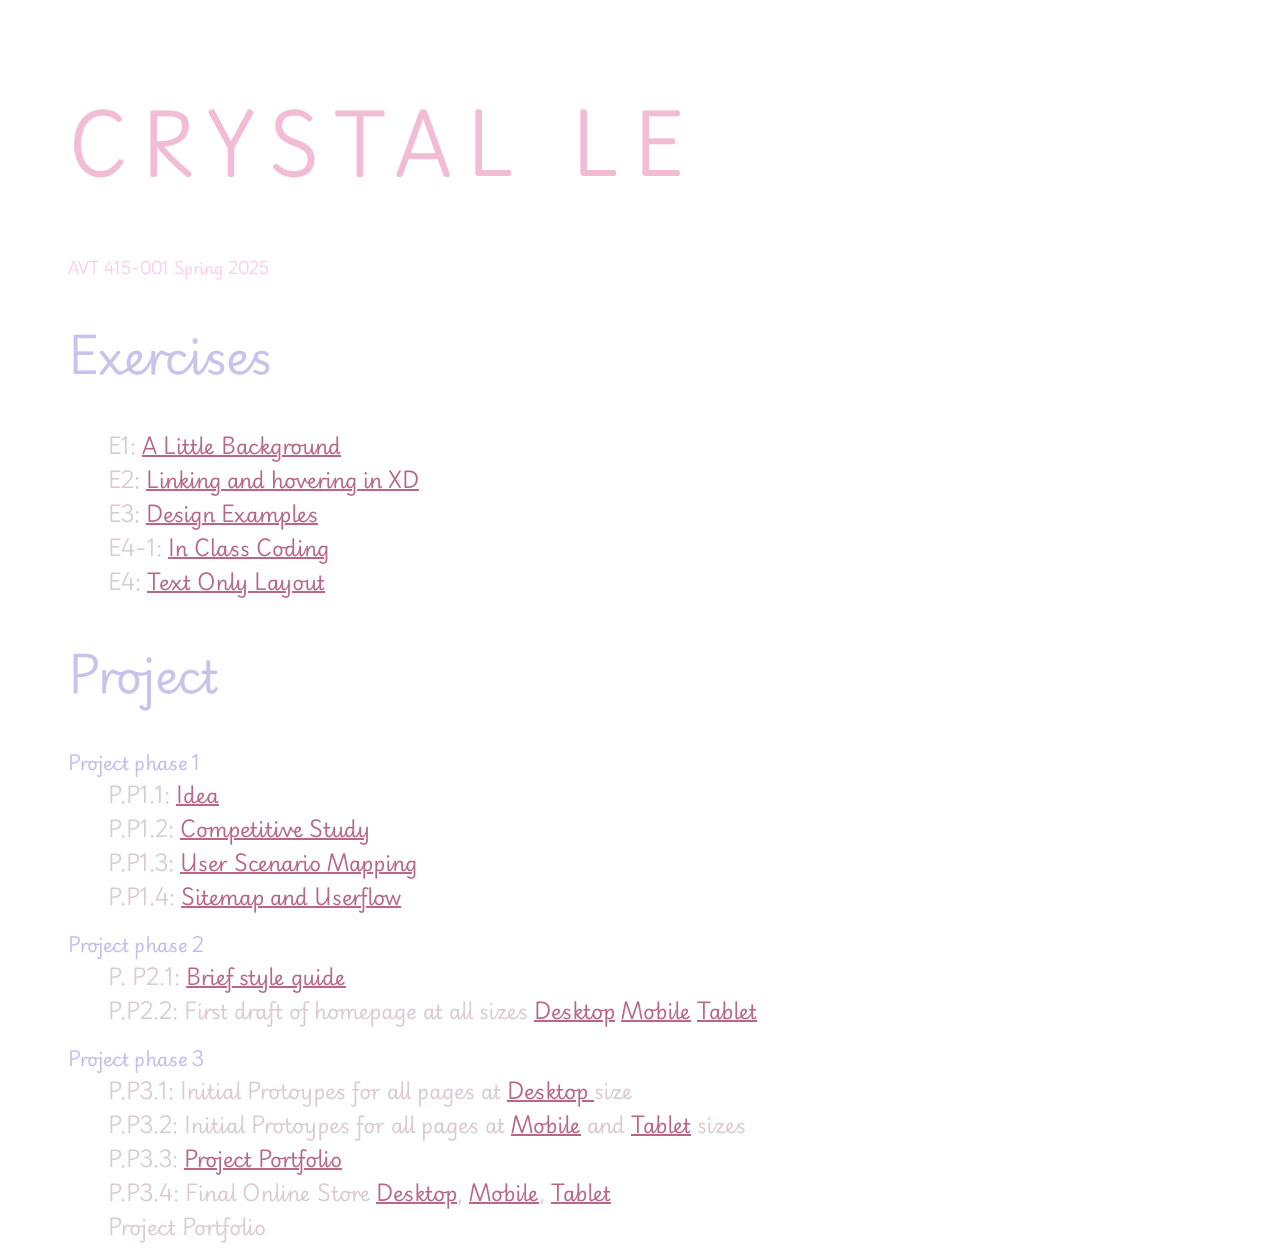
<file: index.html>
<!doctype html>
<html>
<head>
<meta charset="UTF-8">
<title>Course work of Crystal Le</title>
<link href="css/style.css" rel="stylesheet" type="text/css">
<link href="https://fonts.googleapis.com/css2?family=Playwrite+GB+S&display=swap" rel="stylesheet">
<link href="https://fonts.googleapis.com/css2?family=Ribeye+Marrow&display=swap" rel="stylesheet">
</head>

<body>
	
<video autoplay loop muted playsinline id="background-video">
  <source src="images/background.mp4" type="video/mp4">
</video>
	
<h1>Crystal Le</h1>
	<h4>AVT 415-001 Spring 2025</h4>
		<div class="column"><h2>Exercises</h2>
			<dd>E1: <a href="https://www.figma.com/proto/XTREC7y1cCtEirrPvHrsqs/E1%3A-A-little-backgroundE1%3A-A-little-background?node-id=1-2&p=f&t=vUl1Sm7WVHCpa0Y7-0&scaling=scale-down&content-scaling=fixed&page-id=0%3A1">A Little Background</a></dd>
			<dd>E2: <a href="https://www.figma.com/proto/bcAzg9lX27ZmLaEEKcz3z1/E2---Linking-%26-Hovering?node-id=0-3&p=f&t=H2mdo488LDE7nU8b-0&scaling=scale-down&content-scaling=fixed&page-id=0%3A1&starting-point-node-id=0%3A3">Linking and hovering in XD</a></dd>
			<dd>E3: <a href="https://www.figma.com/proto/yE9I5COZDOcNlw2QoGDGiF/E3%3A-Design-Examples?node-id=1-6&p=f&t=37k5Y80sppGGoIeR-0&scaling=min-zoom&content-scaling=fixed&page-id=0%3A1">Design Examples</a></dd>
			<dd>E4-1: <a
			href="e4-1/index.html">In Class Coding</a></dd>
			<dd>E4: <a
			href="e4/index.html">Text Only Layout</a></dd>
		</div>

	<div class="column">
		<h2>Project</h2>
			<dl>
				<dt>Project phase 1</dt>
				<dd>P.P1.1: <a href="p1.1/index.html">Idea</a></dd>
				<dd>P.P1.2: <a href="https://www.figma.com/proto/bXAWGKhCb3iQ7hrEeTRrXB/Competitive-Study?node-id=1-2&t=3PGEbld0L821dQzy-0&scaling=min-zoom&content-scaling=fixed&page-id=0%3A1">Competitive Study</a></dd>
				<dd>P.P1.3: <a href="p1.3/index.html">User Scenario Mapping</a>
				</dd>
				<dd>P.P1.4: <a href="https://www.figma.com/proto/2g5znmR6LavCCAx835UJNP/p.p1.p4?node-id=1-2&p=f&t=zhdl5NueJt1vGqS3-0&scaling=contain&content-scaling=fixed&page-id=0%3A1">Sitemap and Userflow</a> </dd>
			</dl>
			<dl>
				<dt>Project phase 2</dt>
				<dd>P. P2.1: <a href="">Brief style guide</a></dd>
				<dd>P.P2.2: First draft of homepage at all sizes <a href="">Desktop</a> <a href=""> Mobile</a> <a href=""> Tablet</a> </dd>
			</dl>
			<dl>
				<dt>Project phase 3</dt>
			<dd>P.P3.1: Initial Protoypes for all pages at <a href="">Desktop </a>size </dd>
			<dd>P.P3.2: Initial Protoypes for all pages at <a href="">Mobile</a> and <a href="">Tablet</a> sizes</dd>
				<dd>P.P3.3: <a href="">Project Portfolio</a></dd>
			<dd>P.P3.4: Final Online Store <a href="">Desktop</a>, <a href=""> Mobile</a>, <a href=""> Tablet</a></dd>
				<dd>Project Portfolio</dd>
			</dl>
	</div>
</body>
</html>
</file>
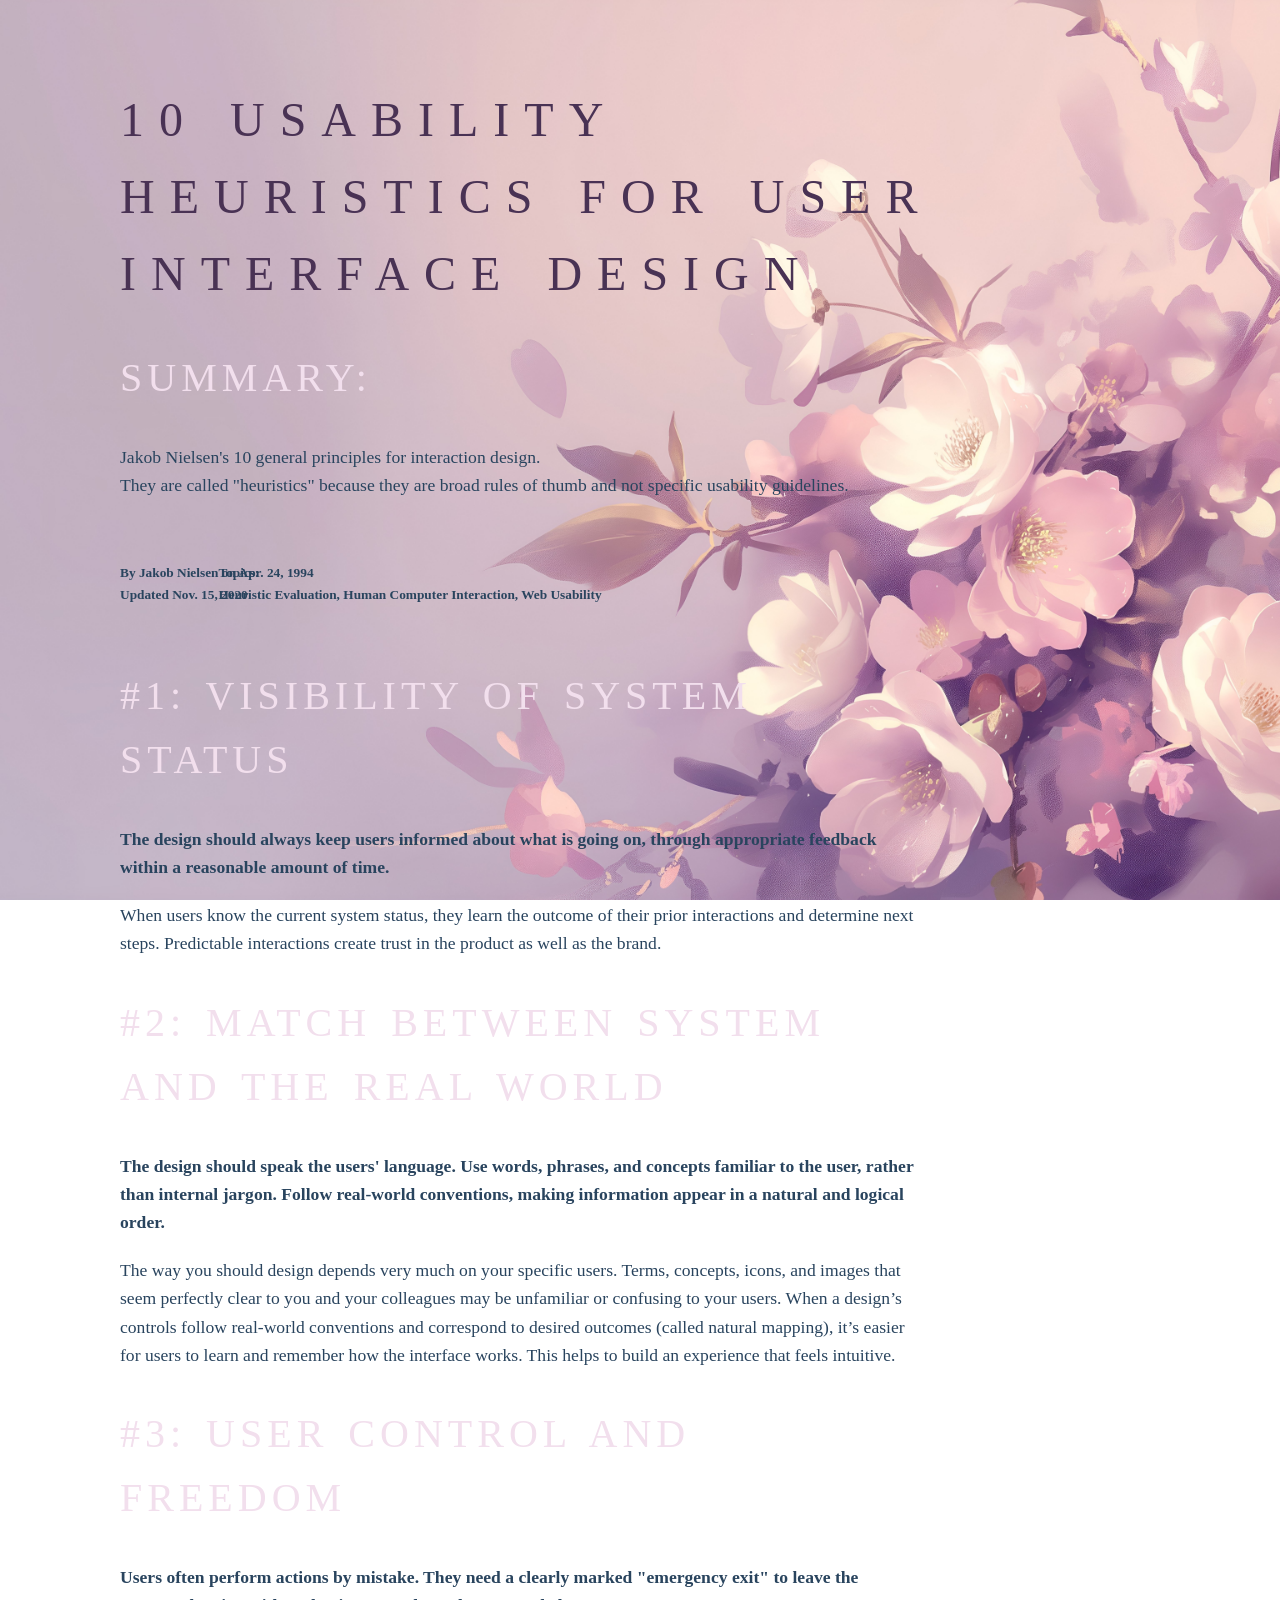
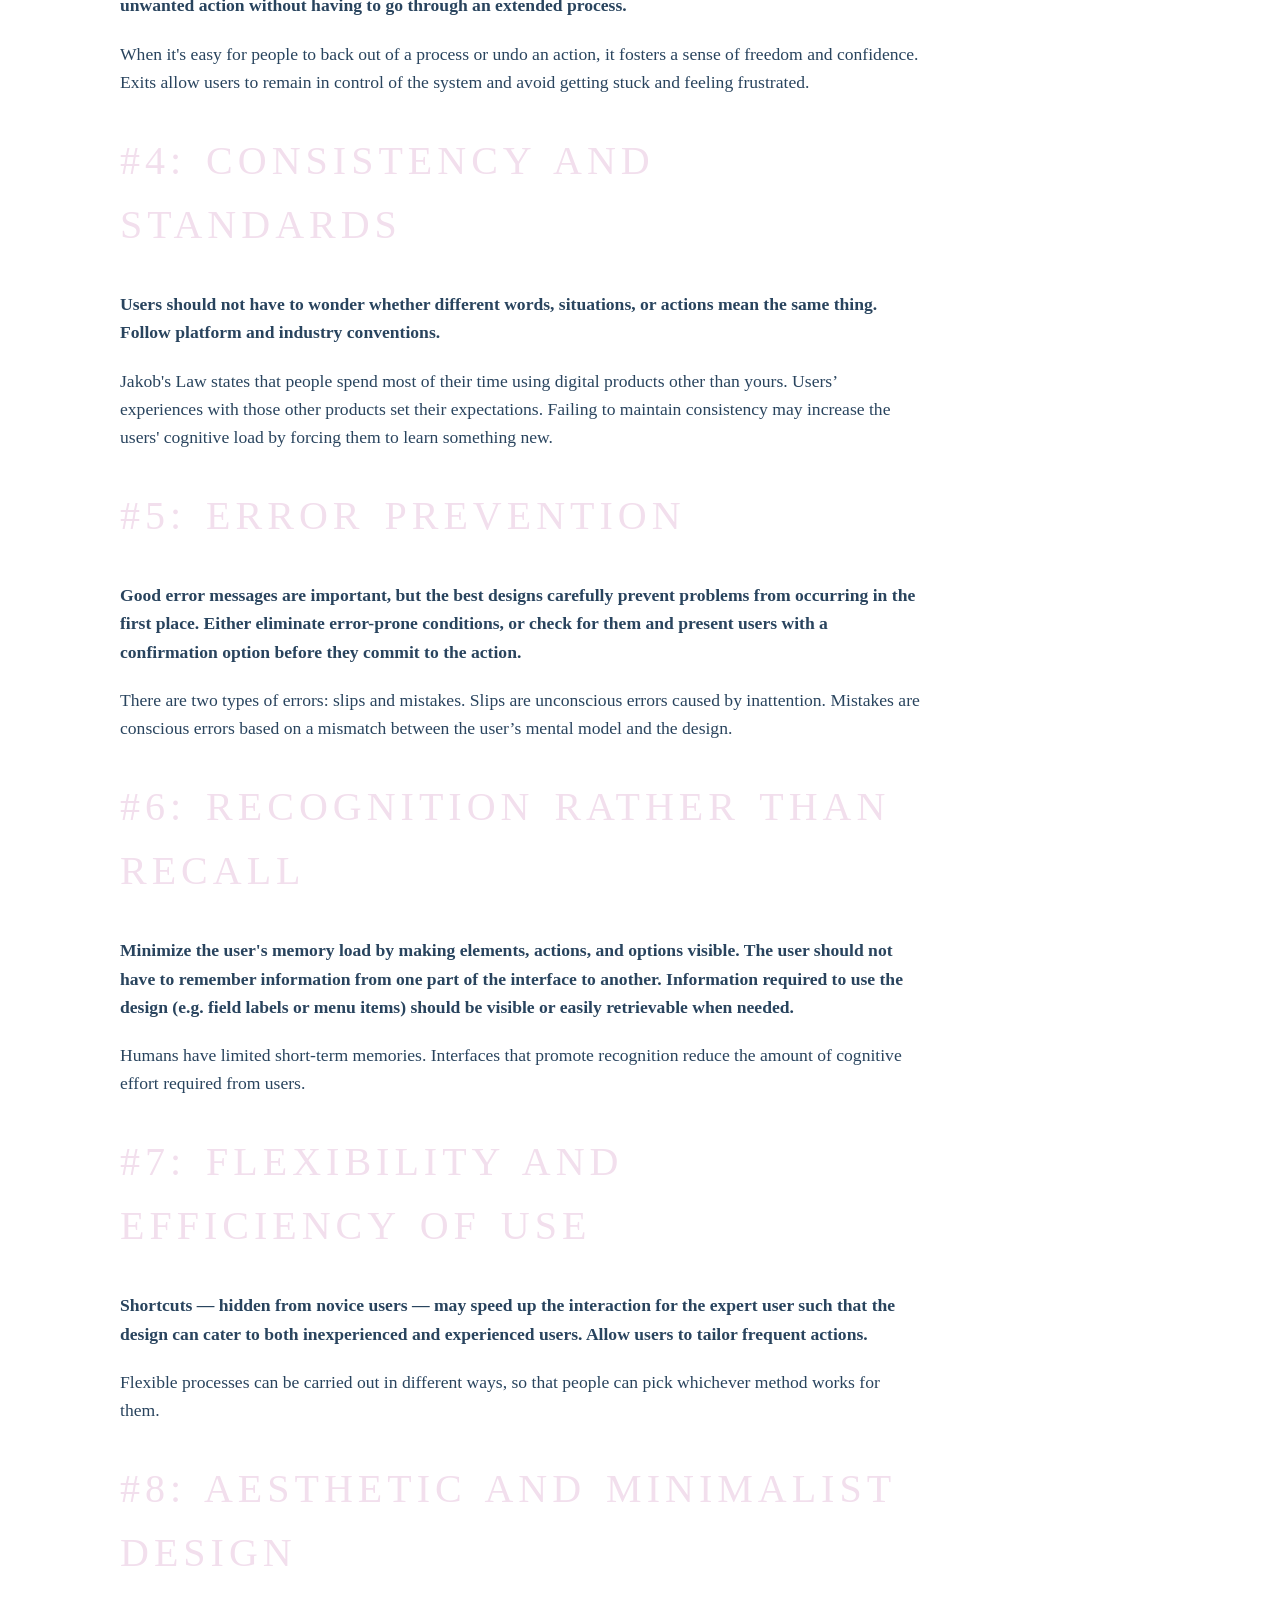
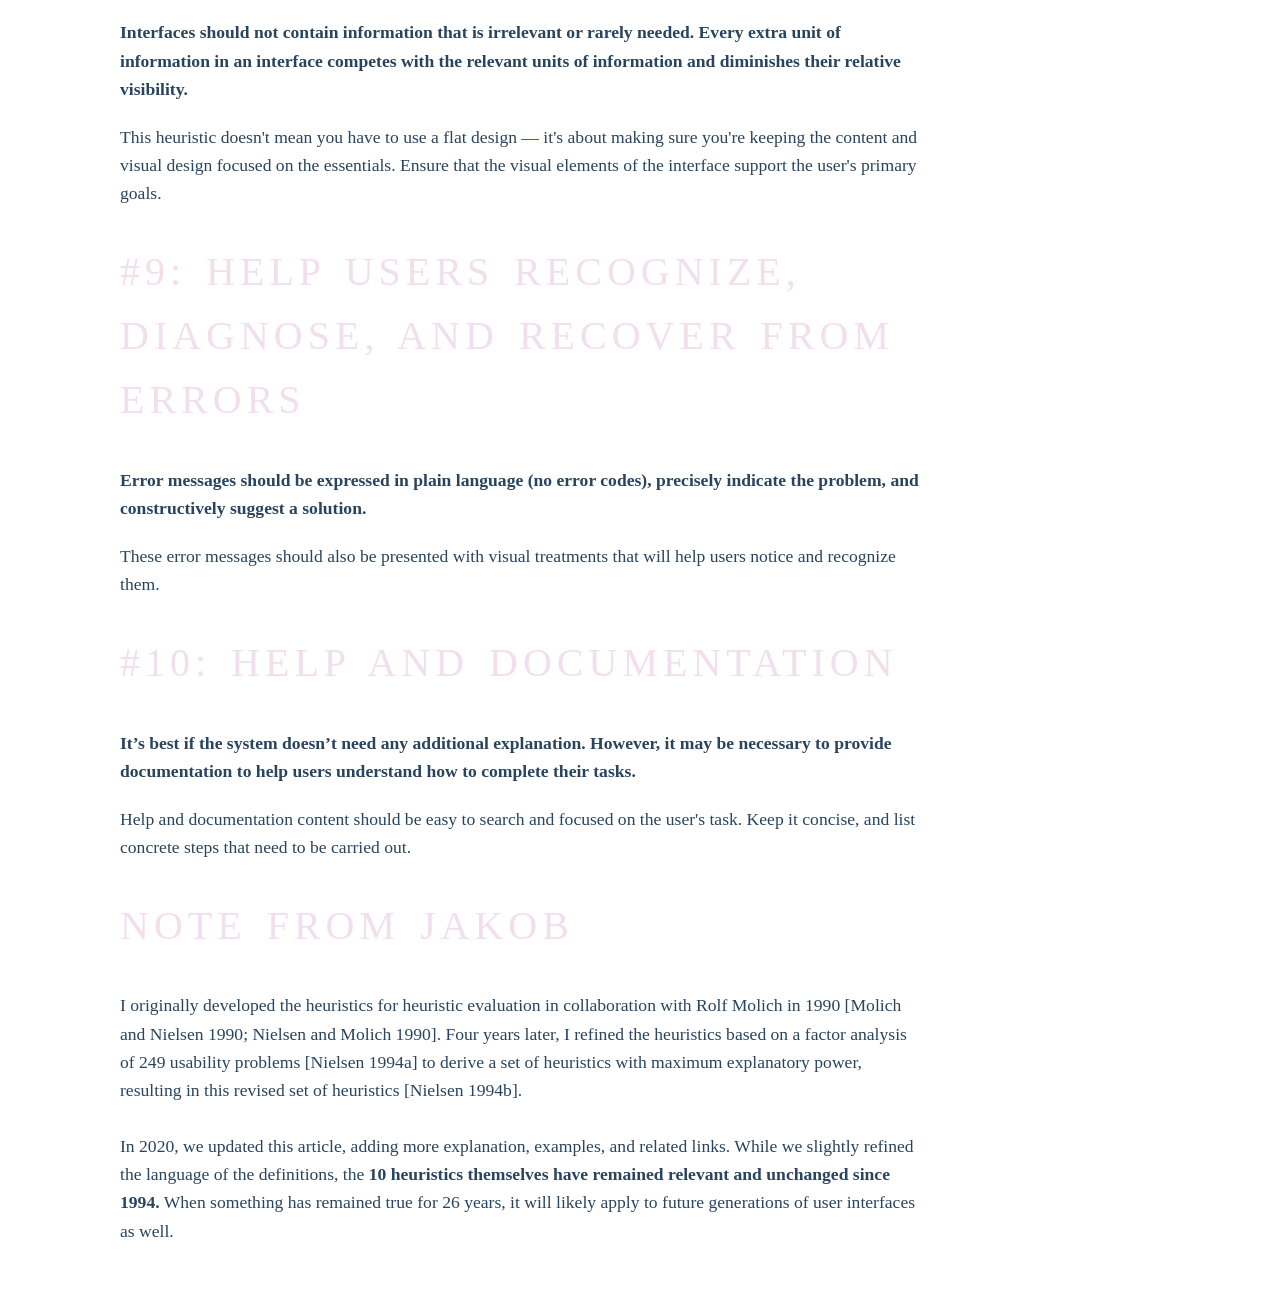
<file: e4/index.html>
<!DOCTYPE html>
<html lang="en" dir="ltr">
<head>
<link href="style.css" rel="stylesheet" type="text/css">
<title>Exercise 4</title>
  </head>
  <body>
    <div class="title1">
<h1 class="usability-title">
  10 Usability Heuristics  
  <span class="subtitle">for User Interface Design</span>
</h1>
    <div class="content">
      <h2>Summary:</h2>
      <p>Jakob Nielsen's 10 general principles for interaction design.
      <br>They are called "heuristics" because they are broad rules of thumb and not specific usability guidelines.</p>
      <br>
    <div class="small">
      <small class="left">By Jakob Nielsen on Apr. 24, 1994
      <br>Updated Nov. 15, 2020</small>
      <small class="right">Topics:
      <br>Heuristic Evaluation,  Human Computer Interaction,  Web Usability</small>
    </div>
    <br>
    <div class="conent">
      <h2>#1: Visibility of system status</h2>
      <p class="bold">
      The design should always keep users informed about what is going on, through appropriate feedback within a reasonable amount of time.
      </p>
      <p>When users know the current system status, they learn the outcome of their prior interactions and determine next steps. Predictable interactions create trust in the product as well as the brand.</p>
      <h2>#2: Match between system and the real world</h2>
      <p class="bold">The design should speak the users' language. Use words, phrases, and concepts familiar to the user, rather than internal jargon. Follow real-world conventions, making information appear in a natural and logical order.</p>
      <p>The way you should design depends very much on your specific users. Terms, concepts, icons, and images that seem perfectly clear to you and your colleagues may be unfamiliar or confusing to your users. When a design’s controls follow real-world conventions and correspond to desired outcomes (called natural mapping), it’s easier for users to learn and remember how the interface works. This helps to build an experience that feels intuitive.</p>
      <h2>#3: User control and freedom</h2>
      <p class="bold">Users often perform actions by mistake. They need a clearly marked "emergency exit" to leave the unwanted action without having to go through an extended process.
      </p>
      <p>When it's easy for people to back out of a process or undo an action, it fosters a sense of freedom and confidence. Exits allow users to remain in control of the system and avoid getting stuck and feeling frustrated.</p>
      <h2>#4: Consistency and standards</h2>
      <p class="bold">Users should not have to wonder whether different words, situations, or actions mean the same thing. Follow platform and industry conventions.</p>
      <p>Jakob's Law states that people spend most of their time using digital products other than yours. Users’ experiences with those other products set their expectations. Failing to maintain consistency may increase the users' cognitive load by forcing them to learn something new.</p>
      <h2>#5: Error prevention</h2>
      <p class="bold">
      Good error messages are important, but the best designs carefully prevent problems from occurring in the first place. Either eliminate error-prone conditions, or check for them and present users with a confirmation option before they commit to the action.
      </p>
      <p>There are two types of errors: slips and mistakes. Slips are unconscious errors caused by inattention. Mistakes are conscious errors based on a mismatch between the user’s mental model and the design.</p>
      <h2>#6: Recognition rather than recall</h2>
      <p class="bold">Minimize the user's memory load by making elements, actions, and options visible. The user should not have to remember information from one part of the interface to another. Information required to use the design (e.g. field labels or menu items) should be visible or easily retrievable when needed.</p>
      <p>Humans have limited short-term memories. Interfaces that promote recognition reduce the amount of cognitive effort required from users.</p>
      <h2>#7: Flexibility and efficiency of use</h2>
      <p class="bold">Shortcuts — hidden from novice users — may speed up the interaction for the expert user such that the design can cater to both inexperienced and experienced users. Allow users to tailor frequent actions.
      </p>
      <p>Flexible processes can be carried out in different ways, so that people can pick whichever method works for them.</p>
      <h2>#8: Aesthetic and minimalist design</h2>
      <p class="bold">Interfaces should not contain information that is irrelevant or rarely needed. Every extra unit of information in an interface competes with the relevant units of information and diminishes their relative visibility.</p>
      <p>This heuristic doesn't mean you have to use a flat design — it's about making sure you're keeping the content and visual design focused on the essentials. Ensure that the visual elements of the interface support the user's primary goals.</p>
      <h2>#9: Help users recognize, diagnose, and recover from errors</h2>
      <p class="bold">Error messages should be expressed in plain language (no error codes), precisely indicate the problem, and constructively suggest a solution.
      </p>
      <p>These error messages should also be presented with visual treatments that will help users notice and recognize them.</p>
      <h2>#10: Help and documentation</h2>
      <p class="bold">It’s best if the system doesn’t need any additional explanation. However, it may be necessary to provide documentation to help users understand how to complete their tasks.</p>
      <p>Help and documentation content should be easy to search and focused on the user's task. Keep it concise, and list concrete steps that need to be carried out.</p>
      <h2>Note from Jakob</h2>
      <p>I originally developed the heuristics for heuristic evaluation in collaboration with Rolf Molich in 1990 [Molich and Nielsen 1990; Nielsen and Molich 1990]. Four years later, I refined the heuristics based on a factor analysis of 249 usability problems [Nielsen 1994a] to derive a set of heuristics with maximum explanatory power, resulting in this revised set of heuristics [Nielsen 1994b].
      <br>
      <br>
      In 2020, we updated this article, adding more explanation, examples, and related links. While we slightly refined the language of the definitions, the <span class="bold">10 heuristics themselves have remained relevant and unchanged since 1994.</span> When something has remained true for 26 years, it will likely apply to future generations of user interfaces as well.</p>
    </div>
    </div>
  </body>
</file>
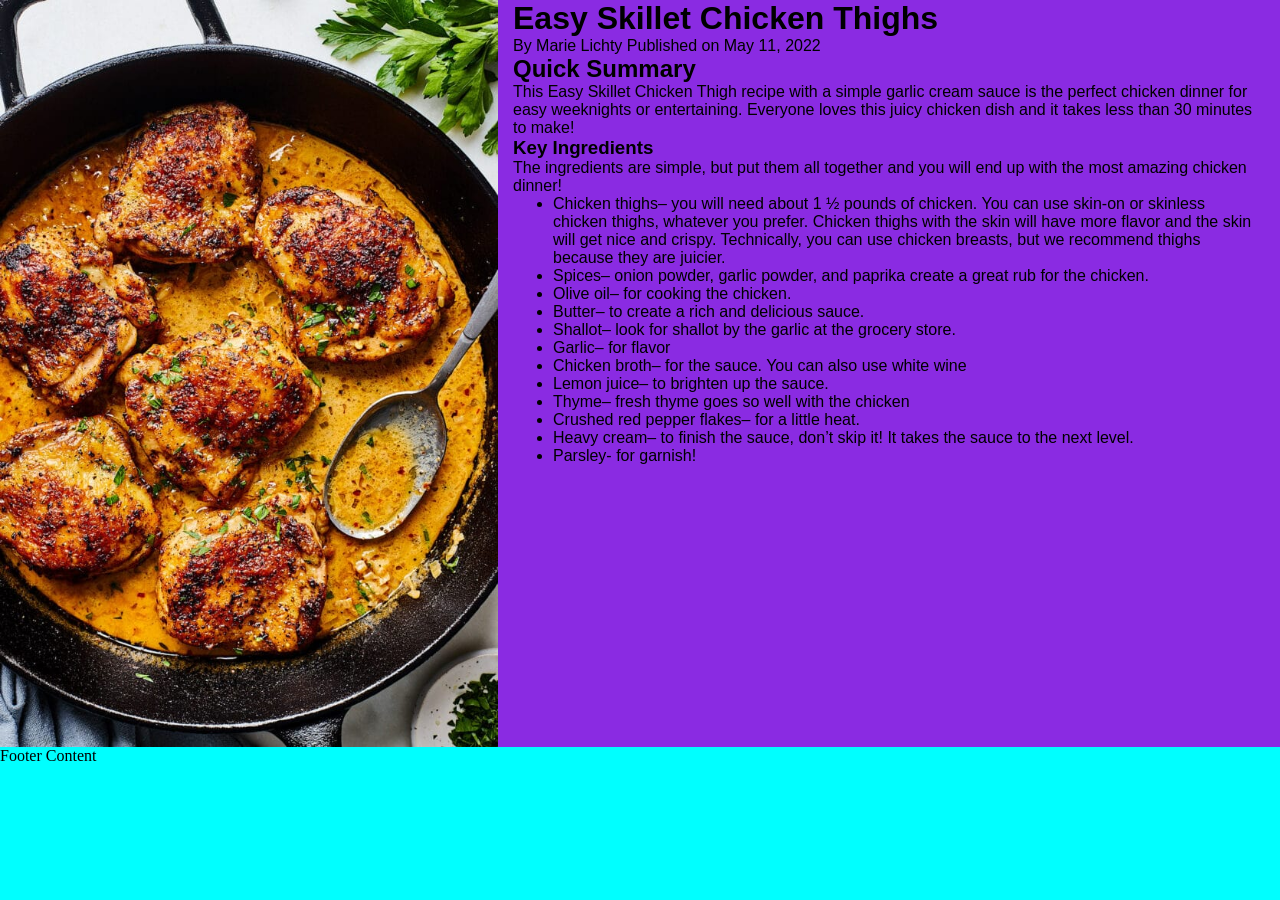
<file: e6/index.html>
<!doctype html>
<html>
<head>
<meta charset="utf-8">
<meta name="viewport" content="width=device-width, initial-scale=1.0">
<title>Responsive Web Page</title>
	<link rel="stylesheet" href="style.css">
</head>

<body>
	<div id="fullheight">
	<div id="recipe">
		
		
	<img src="images/chicken.jpg">
	<div id="summary">
	<h1>Easy Skillet Chicken Thighs</h1>
		<div id="author">By Marie Lichty
		Published on May 11, 2022</div>
		<h2>Quick Summary</h2>
		
<p>This Easy Skillet Chicken Thigh recipe with a simple garlic cream sauce is the perfect chicken dinner for easy weeknights or entertaining. Everyone loves this juicy chicken dish and it takes less than 30 minutes to make!</p>
		<h3>Key Ingredients</h3>
<p>The ingredients are simple, but put them all together and you will end up with the most amazing chicken dinner!</p>
	<ul>
		<li> Chicken thighs– you will need about 1 ½ pounds of chicken. You can use skin-on or skinless chicken thighs, whatever you prefer. Chicken thighs with the skin will have more flavor and the skin will get nice and crispy. Technically, you can use chicken breasts, but we recommend thighs because they are juicier.</li>
		<li> Spices– onion powder, garlic powder, and paprika create a great rub for the chicken.</li>
		<li>Olive oil– for cooking the chicken.</li>
		<li>Butter– to create a rich and delicious sauce.</li>
		<li>Shallot– look for shallot by the garlic at the grocery store.</li>
		<li>Garlic– for flavor</li>
		<li>Chicken broth– for the sauce. You can also use white wine</li>
		<li>Lemon juice– to brighten up the sauce.</li>
		<li>Thyme– fresh thyme goes so well with the chicken</li>
		<li>Crushed red pepper flakes– for a little heat.</li>
		<li>Heavy cream– to finish the sauce, don’t skip it! It takes the sauce to the next level.</li>
		<li>Parsley- for garnish!</li>
		</ul>
	</div>
	</div>
	<footer>
	<p>Footer Content</p>
	</footer>
		</div>
</body>
</html>
</file>
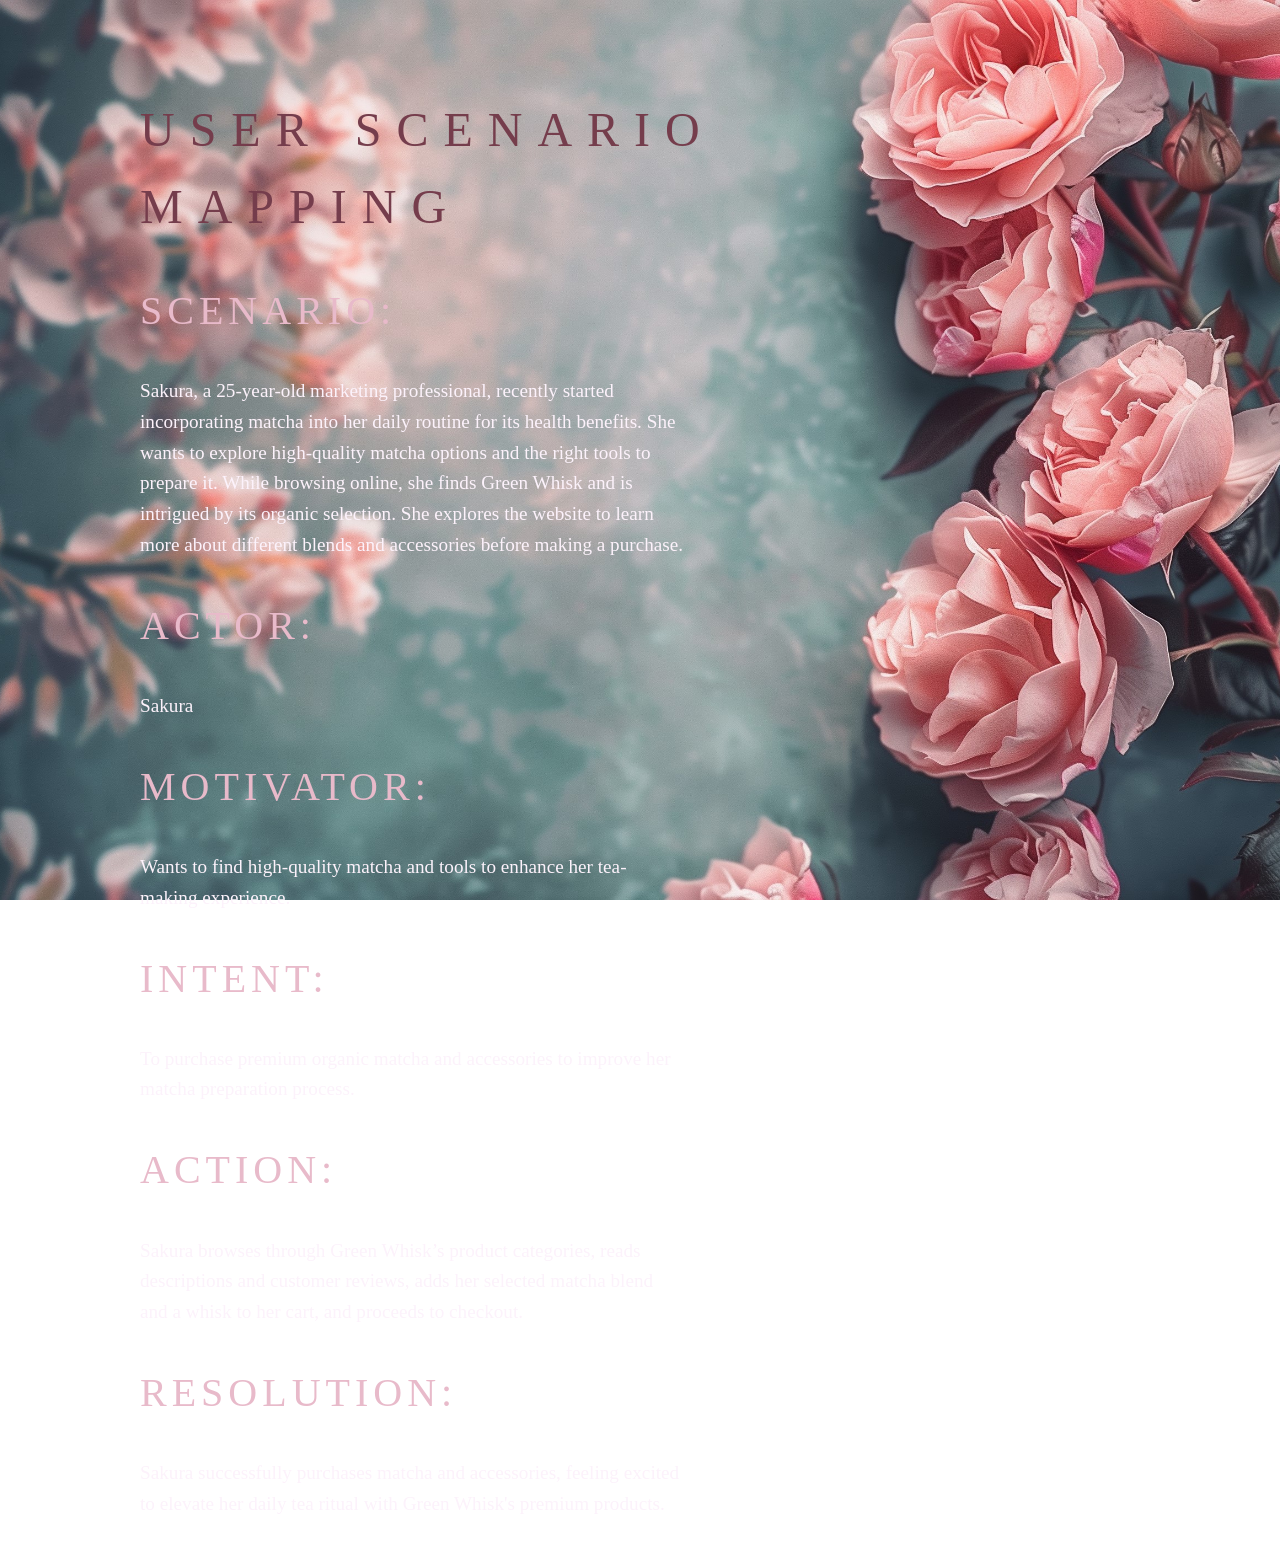
<file: p1.3/index.html>
<!DOCTYPE html>
<html lang="en" dir="ltr">
<head>
  <link href="style.css" rel="stylesheet" type="text/css">
  <title>P.P1.3: User Scenario Mapping</title>
</head>
<body>
  <div class="container">
    <h1 class="usability-title">User Scenario Mapping</h1>

    <div class="content">
      <h2>Scenario:</h2>
      <p>Sakura, a 25-year-old marketing professional, recently started incorporating matcha into her daily routine for its health benefits. She wants to explore high-quality matcha options and the right tools to prepare it. While browsing online, she finds Green Whisk and is intrigued by its organic selection. She explores the website to learn more about different blends and accessories before making a purchase.</p>
    </div>

    <div class="content">
      <h2>Actor:</h2>
		<p>Sakura</p>
		
      <h2>Motivator:</h2>
      <p>Wants to find high-quality matcha and tools to enhance her tea-making experience.</p>

      <h2>Intent:</h2>
      <p>To purchase premium organic matcha and accessories to improve her matcha preparation process.</p>

      <h2>Action:</h2>
      <p>Sakura browses through Green Whisk’s product categories, reads descriptions and customer reviews, adds her selected matcha blend and a whisk to her cart, and proceeds to checkout.</p>

      <h2>Resolution:</h2>
      <p>Sakura successfully purchases matcha and accessories, feeling excited to elevate her daily tea ritual with Green Whisk's premium products.</p>
    </div>
  </div>
</body>
</html>
</file>
<file: css/style.css>
@charset "UTF-8";

body {
    font-family: "Playwrite GB S", serif;
    font-weight: 400;
    font-style: normal;
    padding-left: 60px; 
}


#background-video {
    position: fixed;
    top: 0;
    left: 0;
    width: 100%;
    height: 100%;
    object-fit: cover;
    z-index: -1;
}


h1 {
  text-transform: uppercase;
  letter-spacing: 15px;
  word-spacing: 5px;
  text-align: left;
  font-size: 4rem;
  font-family: 'Playwrite GB S', serif;
  font-weight: 500;
  color: #f2bdd4;
  font-size: 75px;
  padding-top: 30px;
}

h2 {
  font-family: "Playwrite GB S", serif;
  font-weight: 400;
  font-style: normal;
  color: #c7c3eb;
  font-size: 45px;
}

h4{
font-family: "Playwrite GB S", serif;
	color: #fcccec;
	font-weight: normal;
	font-size: 15px;
}

h6{
	color: #fcccec;
	font-weight: normal;
	font-size: 15px;
}

dd{
	color: #dbcad1;
	font-size: 20px;
}
dt{
	color: #c1bbf0;
	font-size: 18px;
}
span{
	font-weight: bold;
}

a {
  color: #b86788;
}

a:hover {
  color: #e8acba; 
}
</file>
<file: e4/style.css>
* {
  box-sizing: border-box;
}

@-ms-viewport {
  width: device-width;
}

html {
  font-size: 16px;
  margin: 20px;
}

body {
  background-image: url("images/purple flower.jpg");
  background-size: cover;
  background-position: center; 
  background-repeat: no-repeat;
  background-attachment: fixed; 
  max-width: 80%; 
  line-height: 1.6; 
  font-family: 'Quattrocento', serif;  
  font-weight: 400;  
  font-style: normal;
  margin: 20px;
  padding: 10px;
  color: #422034; 
}
.text{
  margin-left: -0.35em;
  font-size: 70px;
  color: #3F6991;
  text-align: right;
  font-family: 'Quattrocento', serif;
  font-weight: 900;
  font-style: normal;
  background-color: transparent;
}

h1, .usability-title {
  text-transform: uppercase;
  letter-spacing: 15px;
  word-spacing: 5px;
  text-align: left;
  font-size: 3rem;
  font-family: 'Playwrite GB S', serif;
  font-weight: 500;
  color: #493254;
}

h2{
  text-transform: uppercase;
  letter-spacing: 5px;
  word-spacing: 5px;
  text-align: left;
  font-size: 2.5rem;
  font-family: 'Playwrite GB S', serif;
  font-weight: 100;
  color: #f2dfed;
  margin-left: -50px;
}
p{
  margin-top: 20px;
  color: #29445E;
  font-family: odile, serif;
  font-weight: 100;
  font-style: normal;
  margin-left: -50px;
  font-size: 1.1rem
}
small {
  display: block; 
  margin-top: 20px;
  margin-left: -50px; 
  color: #29445E;
  font-family: odile, serif;
  font-weight: 700;
  font-style: normal;
}
.bold{
  font-family: tzimmes, serif;
  font-weight: 900;
  font-style: normal;
}
.small{
  display: flex;
  color: #29445E;
}
.left{
  float: left;
  flex:1;
}
.right{
  float: left;
  margin-left: -605px;
  flex:1;
}
.title1 {
  padding-left: 70px; 
}

.title2 {
  padding-right: 50px; 
  text-align: left; 
}

.content {
  margin-left: 50px; 
  margin-right: 100px; 
}
</file>
<file: e6/style.css>
@charset "UTF-8";
/* CSS Document */
* {
  margin: 0;
  box-sizing: border-box;
}
html, body {
  height: 100%;
  margin: 0;
}
body {
  max-inline-size: 1440px;
  margin-inline: auto;
}
#fullheight {
	height: 100%;
	background: yellow;
	min-height: 100%;
	display: grid;
	grid-template-rows: auto 1fr auto;
}	
#recipe {
  font-family: "Gill Sans", "Gill Sans MT", "Myriad Pro", "DejaVu Sans Condensed", Helvetica, Arial, sans-serif;
	list-style: 2em;
}


img {
  width: 100%;
  height: auto;
}

footer {
  background-color: aqua;
}

li {

}

/* Small devices (portrait tablets and large phones, 480px and up) */
@media only screen and (min-width: 480px) {
  #recipe { background: green;
    display: grid;
    grid-template-columns: 1fr;
  }
}

/* Medium devices (landscape tablets, 768px and up) */
@media only screen and (min-width: 768px) {
  #recipe { background: blue;
    display: grid;
    grid-template-columns: 1fr 1fr;
  }
} 

@media only screen and (min-width: 1200px) {
  #recipe {
	  background-color: blueviolet;
	  display:grid;
	  grid-template-columns: 1fr 1.5fr;
	  gap: 15px;
	  padding-right: 20px;
</file>
<file: p1.3/style.css>
* {
  box-sizing: border-box;
}

@-ms-viewport {
  width: device-width;
}

html {
  font-size: 16px;
  margin: 20px;
}

body {
  background-image: url("images/rose.jpg");
  background-size: cover;
  background-position: center; 
  background-repeat: no-repeat;
  background-attachment: fixed; 
  max-width: 60%; 
  line-height: 1.6; 
  font-family: 'Quattrocento', serif;  
  font-weight: 400;  
  font-style: normal;
  margin: 20px;
  padding-left: 100px;
  padding-top: 20px;
  color: #422034; 

	

}
.text{
  margin-left: -0.35em;
  font-size: 70px;
  color: #3F6991;
  text-align: right;
  font-family: 'Quattrocento', serif;
  font-weight: 900;
  font-style: normal;
  background-color: transparent;
}

h1, .usability-title {
  text-transform: uppercase;
  letter-spacing: 15px;
  word-spacing: 5px;
  text-align: left;
  font-size: 3rem;
  font-family: 'Playwrite GB S', serif;
  font-weight: 500;
  color: #753d4c;
}

h2{
  text-transform: uppercase;
  letter-spacing: 5px;
  word-spacing: 5px;
  text-align: left;
  font-size: 2.5rem;
  font-family: 'Playwrite GB S', serif;
  font-weight: 100;
  color: #e8baca;
  margin-left: -50px;
}
p{
  margin-top: 20px;
  color: #fcf2fb;
  font-family: odile, serif;
  font-weight: 90;
  font-style: normal;
  margin-left: -50px;
  font-size: 1.2rem
}
small {
  display: block; 
  margin-top: 20px;
  margin-left: -50px; 
  color: #ffcfed;
  font-family: odile, serif;
  font-weight: 700;
  font-style: normal;
}
.bold{
  font-family: tzimmes, serif;
  font-weight: 900;
  font-style: normal;
}
.small{
  display: flex;
  color: #29445E;
}
.left{
  float: left;
  flex:1;
}
.right{
  float: left;
  margin-left: -605px;
  flex:1;
}
.title1 {
  padding-left: 70px; 
}

.title2 {
  padding-right: 50px; 
  text-align: left; 
}

.content {
  margin-left: 50px; 
  margin-right: 100px; 
}
</file>
